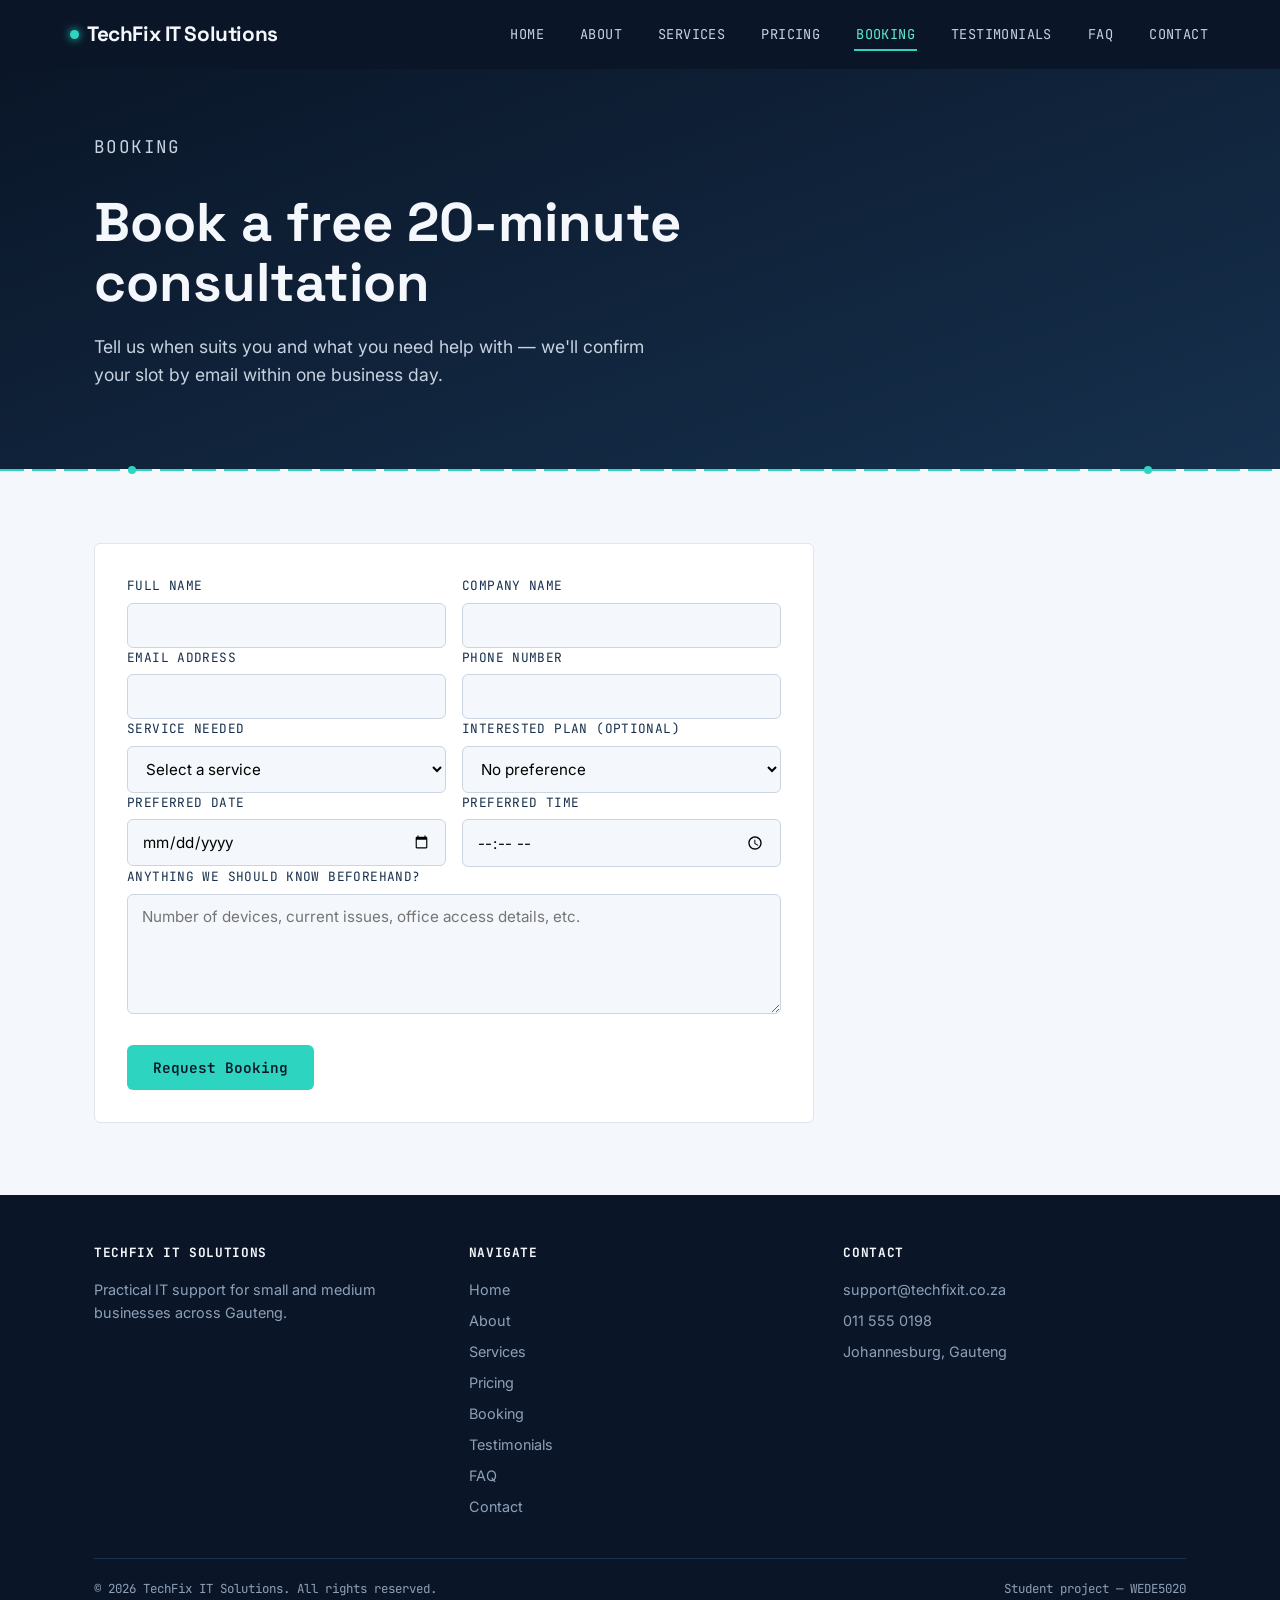
<file: booking.html>
<!DOCTYPE html>
<html lang="en-ZA">
<head>
  <meta charset="UTF-8">
  <meta name="viewport" content="width=device-width, initial-scale=1.0">
  <title>Book an IT Consultation | TechFix Johannesburg</title>
  <meta name="description" content="Request a free IT consultation with TechFix IT Solutions. Choose a service, date and time for your Johannesburg or Gauteng business.">
  <meta name="keywords" content="book IT consultation Johannesburg, IT support booking Gauteng, small business computer support">
  <meta name="author" content="TechFix IT Solutions">
  <meta name="theme-color" content="#0a1628">
  <meta property="og:type" content="website">
  <meta property="og:title" content="Book an IT Consultation | TechFix">
  <meta property="og:description" content="Request a free 20-minute IT support consultation in Johannesburg or online.">
  <link rel="canonical" href="https://example.com/techfix/booking.html">
  <link rel="preconnect" href="https://fonts.googleapis.com">
  <link href="https://fonts.googleapis.com/css2?family=Space+Grotesk:wght@500;700&family=Inter:wght@400;500;600&family=JetBrains+Mono:wght@400;500&display=swap" rel="stylesheet">
  <link rel="stylesheet" href="css/style.css">
  <script type="application/ld+json">{"@context":"https://schema.org","@type":"ITService","name":"TechFix IT Solutions consultation","serviceType":"Small business IT support consultation","areaServed":{"@type":"AdministrativeArea","name":"Gauteng, South Africa"},"url":"https://example.com/techfix/booking.html"}</script>
</head>
<body>

  <!-- Site header: logo, primary navigation (nav-links), and mobile menu toggle button -->
  <header class="site-header">
    <nav class="container nav">
      <a href="index.html" class="logo"><span class="dot"></span>TechFix IT Solutions</a>
      <button class="nav-toggle" aria-expanded="false" aria-label="Open navigation menu">Menu</button>
      <ul class="nav-links">
        <li><a href="index.html">Home</a></li>
        <li><a href="about.html">About</a></li>
        <li><a href="services.html">Services</a></li>
        <li><a href="pricing.html">Pricing</a></li>
        <li><a href="booking.html" aria-current="page">Booking</a></li>
        <li><a href="testimonials.html">Testimonials</a></li>
        <li><a href="faq.html">FAQ</a></li>
        <li><a href="contact.html">Contact</a></li>
      </ul>
    </nav>
  </header>

  <!-- Main page content -->
  <main>
    <!-- Section: Booking -->
    <section class="hero" style="padding: 64px 0 48px;">
      <div class="container">
        <p class="hero-eyebrow">Booking</p>
        <h1>Book a free 20-minute consultation</h1>
        <p>Tell us when suits you and what you need help with — we'll confirm your slot by email within one business day.</p>
      </div>
    </section>

    <div class="trace"></div>


    <!-- Section: content section -->
    <section>
      <div class="container">
        <!-- Client-side validated form; see js/script.js for required-field and email checks -->
        <form class="form-wrap" data-validate novalidate style="max-width:720px;">
          <div class="booking-grid">
            <div>
              <label for="b-name">Full Name</label>
            <input type="text" id="b-name" name="name" autocomplete="name" minlength="2" required>
            </div>
            <div>
              <label for="b-company">Company Name</label>
              <input type="text" id="b-company" name="company">
            </div>
          </div>

          <div class="booking-grid">
            <div>
              <label for="b-email">Email Address</label>
              <input type="email" id="b-email" name="email" autocomplete="email" required>
            </div>
            <div>
              <label for="b-phone">Phone Number</label>
              <input type="tel" id="b-phone" name="phone" autocomplete="tel" inputmode="tel" required>
            </div>
          </div>

          <div class="booking-grid">
            <div>
              <label for="b-service">Service Needed</label>
              <select id="b-service" name="service" required>
                <option value="">Select a service</option>
                <option value="helpdesk">Desktop &amp; Helpdesk Support</option>
                <option value="networking">Network Setup &amp; Maintenance</option>
                <option value="security">Cybersecurity Essentials</option>
                <option value="plan">Monthly Support Plan</option>
                <option value="other">Other / Not Sure</option>
              </select>
            </div>
            <div>
              <label for="b-plan">Interested Plan (optional)</label>
              <select id="b-plan" name="plan">
                <option value="">No preference</option>
                <option value="starter">Starter</option>
                <option value="growth">Growth</option>
                <option value="plus">Business Plus</option>
              </select>
            </div>
          </div>

          <div class="booking-grid">
            <div>
              <label for="b-date">Preferred Date</label>
              <input type="date" id="b-date" name="date" required>
            </div>
            <div>
              <label for="b-time">Preferred Time</label>
              <input type="time" id="b-time" name="time" required>
            </div>
          </div>

          <label for="b-notes">Anything we should know beforehand?</label>
          <textarea id="b-notes" name="notes" placeholder="Number of devices, current issues, office access details, etc."></textarea>

          <div style="margin-top: 24px;">
            <button type="submit" class="btn btn-primary" style="border:none; cursor:pointer;">Request Booking</button>
          </div>

          <div class="form-status" role="status" aria-live="polite" tabindex="-1"></div>
        </form>
      </div>
    </section>

  </main>

  <!-- Site footer: business summary, site navigation links, and contact details -->
  <footer class="site-footer">
    <div class="container">
      <div class="footer-grid">
        <div>
          <h4>TechFix IT Solutions</h4>
          <p>Practical IT support for small and medium businesses across Gauteng.</p>
        </div>
        <div>
          <h4>Navigate</h4>
          <ul>
            <li><a href="index.html">Home</a></li>
            <li><a href="about.html">About</a></li>
            <li><a href="services.html">Services</a></li>
            <li><a href="pricing.html">Pricing</a></li>
            <li><a href="booking.html">Booking</a></li>
            <li><a href="testimonials.html">Testimonials</a></li>
            <li><a href="faq.html">FAQ</a></li>
            <li><a href="contact.html">Contact</a></li>
          </ul>
        </div>
        <div>
          <h4>Contact</h4>
          <ul>
            <li>support@techfixit.co.za</li>
            <li>011 555 0198</li>
            <li>Johannesburg, Gauteng</li>
          </ul>
        </div>
      </div>
      <div class="footer-bottom">
        <span>&copy; 2026 TechFix IT Solutions. All rights reserved.</span>
        <span>Student project — WEDE5020</span>
      </div>
    </div>
  </footer>

  <!-- js/script.js handles: mobile nav toggle, FAQ accordion (faq.html), and booking/contact form validation -->
  <script src="js/script.js" defer></script>
</body>
</html>
</file>
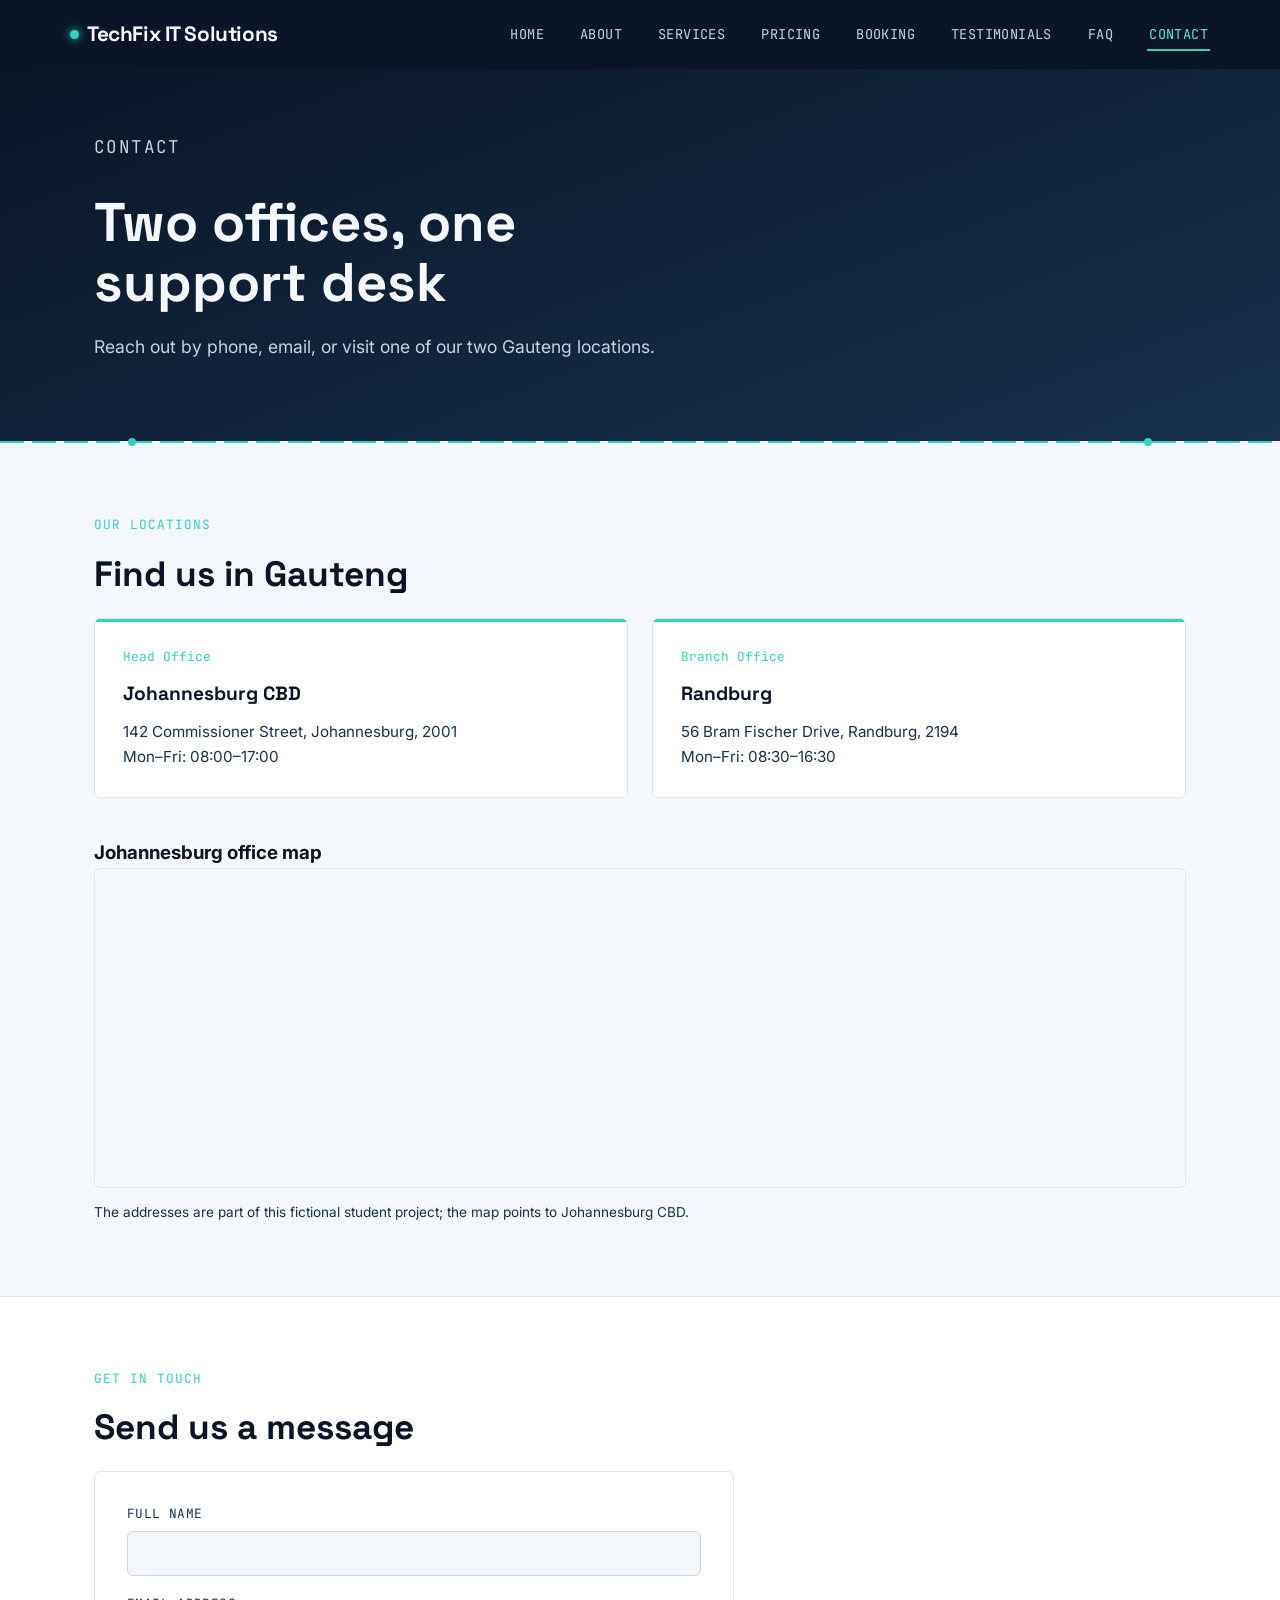
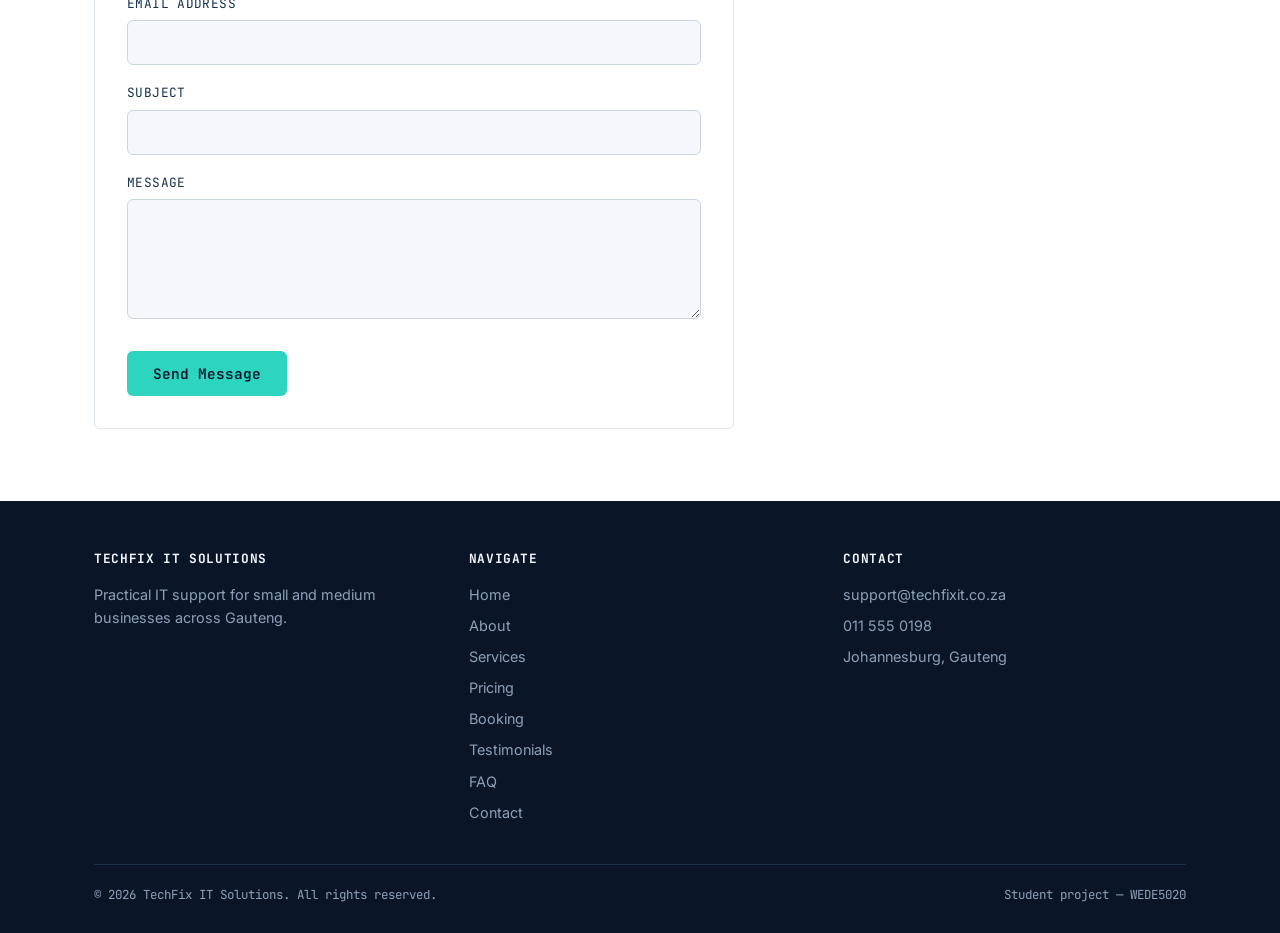
<file: contact.html>
<!DOCTYPE html>
<html lang="en-ZA">
<head>
  <meta charset="UTF-8">
  <meta name="viewport" content="width=device-width, initial-scale=1.0">
  <title>Contact TechFix | Johannesburg and Randburg</title>
  <meta name="description" content="Contact TechFix IT Solutions or find its Johannesburg CBD and Randburg offices for small-business IT support.">
  <meta name="keywords" content="contact IT support Johannesburg, IT support Randburg, TechFix Gauteng, small business helpdesk">
  <meta name="author" content="TechFix IT Solutions">
  <meta name="theme-color" content="#0a1628">
  <meta property="og:type" content="website">
  <meta property="og:title" content="Contact TechFix IT Solutions | Johannesburg and Randburg">
  <meta property="og:description" content="Contact the TechFix support desk or find our Johannesburg and Randburg offices.">
  <link rel="canonical" href="https://example.com/techfix/contact.html">
  <link rel="preconnect" href="https://fonts.googleapis.com">
  <link href="https://fonts.googleapis.com/css2?family=Space+Grotesk:wght@500;700&family=Inter:wght@400;500;600&family=JetBrains+Mono:wght@400;500&display=swap" rel="stylesheet">
  <link rel="stylesheet" href="css/style.css">
  <script type="application/ld+json">{"@context":"https://schema.org","@type":"ITService","name":"TechFix IT Solutions","description":"Small business IT support serving Johannesburg, Randburg and Gauteng.","telephone":"+27 11 555 0198","email":"support@techfixit.co.za","areaServed":{"@type":"AdministrativeArea","name":"Gauteng, South Africa"},"url":"https://example.com/techfix/contact.html"}</script>
</head>
<body>

  <!-- Site header: logo, primary navigation (nav-links), and mobile menu toggle button -->
  <header class="site-header">
    <nav class="container nav">
      <a href="index.html" class="logo"><span class="dot"></span>TechFix IT Solutions</a>
      <button class="nav-toggle" aria-expanded="false" aria-label="Open navigation menu">Menu</button>
      <ul class="nav-links">
        <li><a href="index.html">Home</a></li>
        <li><a href="about.html">About</a></li>
        <li><a href="services.html">Services</a></li>
        <li><a href="pricing.html">Pricing</a></li>
        <li><a href="booking.html">Booking</a></li>
        <li><a href="testimonials.html">Testimonials</a></li>
        <li><a href="faq.html">FAQ</a></li>
        <li><a href="contact.html" aria-current="page">Contact</a></li>
      </ul>
    </nav>
  </header>

  <!-- Main page content -->
  <main>
    <!-- Section: Contact -->
    <section class="hero" style="padding: 64px 0 48px;">
      <div class="container">
        <p class="hero-eyebrow">Contact</p>
        <h1>Two offices, one support desk</h1>
        <p>Reach out by phone, email, or visit one of our two Gauteng locations.</p>
      </div>
    </section>

    <div class="trace"></div>


    <!-- Section: Our Locations -->
    <section>
      <div class="container">
        <p class="section-label">Our Locations</p>
        <h2>Find us in Gauteng</h2>
        <div class="locations">
          <div class="card">
            <span class="card-index">Head Office</span>
            <h3>Johannesburg CBD</h3>
            <p>142 Commissioner Street, Johannesburg, 2001<br>Mon–Fri: 08:00–17:00</p>
          </div>
          <div class="card">
            <span class="card-index">Branch Office</span>
            <h3>Randburg</h3>
            <p>56 Bram Fischer Drive, Randburg, 2194<br>Mon–Fri: 08:30–16:30</p>
          </div>
        </div>

        <h3>Johannesburg office map</h3>
        <div class="map-embed">
          <iframe
            src="https://www.google.com/maps?q=Johannesburg%20CBD%2C%20South%20Africa&output=embed"
            loading="lazy"
            referrerpolicy="no-referrer-when-downgrade"
            title="Map showing Johannesburg CBD in Gauteng">
          </iframe>
        </div>
        <p class="map-caption">The addresses are part of this fictional student project; the map points to Johannesburg CBD.</p>
      </div>
    </section>

    <!-- Section: Get in Touch -->
    <section style="background:#fff; border-top:1px solid #dfe6ee;">
      <div class="container">
        <p class="section-label">Get in Touch</p>
        <h2>Send us a message</h2>
        <!-- Client-side validated form; see js/script.js for required-field and email checks -->
        <form class="form-wrap" data-validate novalidate>
          <label for="c-name">Full Name</label>
          <input type="text" id="c-name" name="name" autocomplete="name" minlength="2" required>

          <label for="c-email">Email Address</label>
          <input type="email" id="c-email" name="email" autocomplete="email" required>

          <label for="c-subject">Subject</label>
          <input type="text" id="c-subject" name="subject" minlength="3" required>

          <label for="c-message">Message</label>
          <textarea id="c-message" name="message" minlength="10" required></textarea>

          <div style="margin-top: 24px;">
            <button type="submit" class="btn btn-primary" style="border:none; cursor:pointer;">Send Message</button>
          </div>

          <div class="form-status" role="status" aria-live="polite" tabindex="-1"></div>
        </form>
      </div>
    </section>

  </main>

  <!-- Site footer: business summary, site navigation links, and contact details -->
  <footer class="site-footer">
    <div class="container">
      <div class="footer-grid">
        <div>
          <h4>TechFix IT Solutions</h4>
          <p>Practical IT support for small and medium businesses across Gauteng.</p>
        </div>
        <div>
          <h4>Navigate</h4>
          <ul>
            <li><a href="index.html">Home</a></li>
            <li><a href="about.html">About</a></li>
            <li><a href="services.html">Services</a></li>
            <li><a href="pricing.html">Pricing</a></li>
            <li><a href="booking.html">Booking</a></li>
            <li><a href="testimonials.html">Testimonials</a></li>
            <li><a href="faq.html">FAQ</a></li>
            <li><a href="contact.html">Contact</a></li>
          </ul>
        </div>
        <div>
          <h4>Contact</h4>
          <ul>
            <li>support@techfixit.co.za</li>
            <li>011 555 0198</li>
            <li>Johannesburg, Gauteng</li>
          </ul>
        </div>
      </div>
      <div class="footer-bottom">
        <span>&copy; 2026 TechFix IT Solutions. All rights reserved.</span>
        <span>Student project — WEDE5020</span>
      </div>
    </div>
  </footer>

  <!-- js/script.js handles: mobile nav toggle, FAQ accordion (faq.html), and booking/contact form validation -->
  <script src="js/script.js" defer></script>
</body>
</html>
</file>
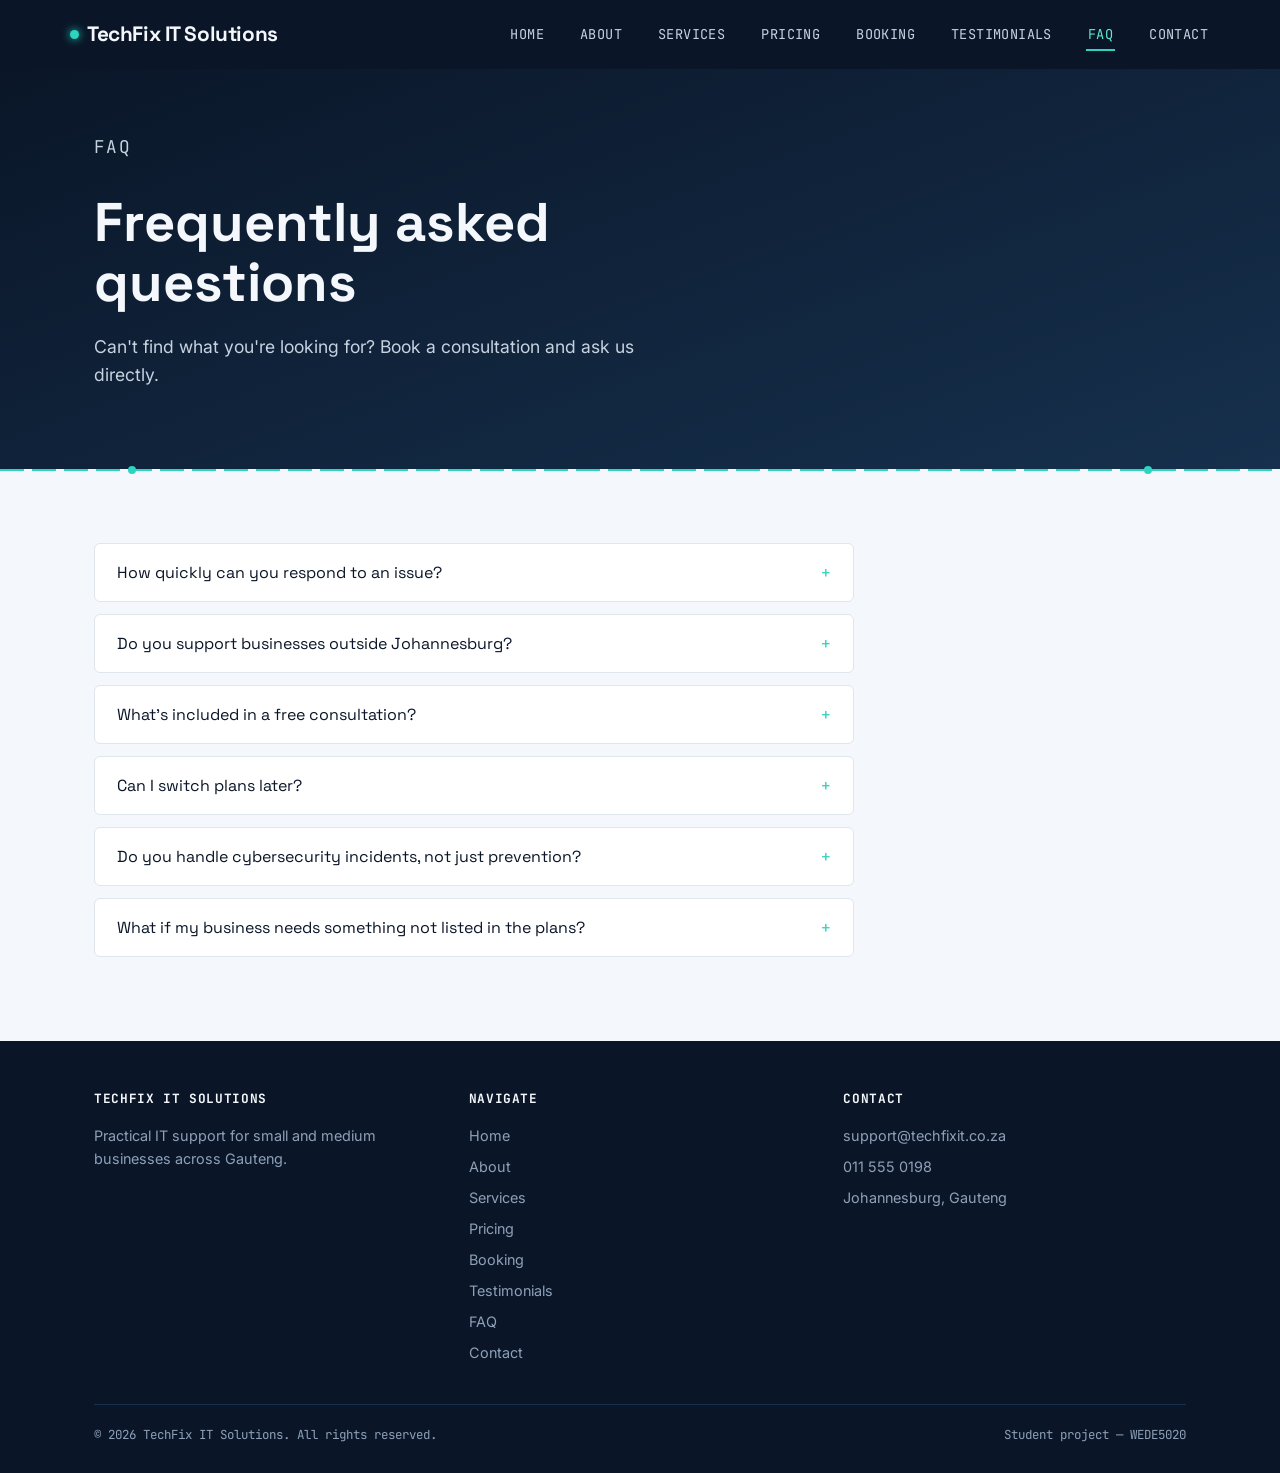
<file: faq.html>
<!DOCTYPE html>
<html lang="en-ZA">
<head>
  <meta charset="UTF-8">
  <meta name="viewport" content="width=device-width, initial-scale=1.0">
  <title>Small Business IT Support FAQs | TechFix</title>
  <meta name="description" content="Answers about TechFix IT support plans, response times, cybersecurity services and coverage for businesses across Gauteng.">
  <link rel="preconnect" href="https://fonts.googleapis.com">
  <link href="https://fonts.googleapis.com/css2?family=Space+Grotesk:wght@500;700&family=Inter:wght@400;500;600&family=JetBrains+Mono:wght@400;500&display=swap" rel="stylesheet">
  <meta name="keywords" content="small business IT support Johannesburg, IT support Gauteng, TechFix, Small Business IT Support FAQs | TechFix"><meta name="author" content="TechFix IT Solutions"><meta name="theme-color" content="#0a1628"><meta property="og:type" content="website"><meta property="og:title" content="Small Business IT Support FAQs | TechFix"><meta property="og:description" content="Answers about TechFix IT support plans, response times, cybersecurity services and coverage for businesses across Gauteng."><link rel="canonical" href="https://example.com/techfix/faq.html"><link rel="stylesheet" href="css/style.css">
<script type="application/ld+json">{"@context":"https://schema.org","@type":"FAQPage","name":"TechFix IT Solutions","description":"Answers about TechFix IT support plans, response times, cybersecurity services and coverage for businesses across Gauteng.","areaServed":{"@type":"AdministrativeArea","name":"Gauteng, South Africa"},"url":"https://example.com/techfix/faq.html"}</script></head>
<body>

  <!-- Site header: logo, primary navigation (nav-links), and mobile menu toggle button -->
  <header class="site-header">
    <nav class="container nav">
      <a href="index.html" class="logo"><span class="dot"></span>TechFix IT Solutions</a>
      <button class="nav-toggle" aria-expanded="false" aria-label="Open navigation menu">Menu</button>
      <ul class="nav-links">
        <li><a href="index.html">Home</a></li>
        <li><a href="about.html">About</a></li>
        <li><a href="services.html">Services</a></li>
        <li><a href="pricing.html">Pricing</a></li>
        <li><a href="booking.html">Booking</a></li>
        <li><a href="testimonials.html">Testimonials</a></li>
        <li><a href="faq.html" aria-current="page">FAQ</a></li>
        <li><a href="contact.html">Contact</a></li>
      </ul>
    </nav>
  </header>

  <!-- Main page content -->
  <main>
    <!-- Section: FAQ -->
    <section class="hero" style="padding: 64px 0 48px;">
      <div class="container">
        <p class="hero-eyebrow">FAQ</p>
        <h1>Frequently asked questions</h1>
        <p>Can't find what you're looking for? Book a consultation and ask us directly.</p>
      </div>
    </section>

    <div class="trace"></div>


    <!-- Section: content section -->
    <section>
      <div class="container">
        <div style="max-width:760px;">

          <div class="faq-item">
            <button class="faq-question">How quickly can you respond to an issue?<span class="icon">+</span></button>
            <div class="faq-answer"><p>Starter plan clients get next-business-day email response. Growth and Business Plus clients get priority support with a response time of under 2 hours during business hours (08:00–17:00, Mon–Fri).</p></div>
          </div>

          <div class="faq-item">
            <button class="faq-question">Do you support businesses outside Johannesburg?<span class="icon">+</span></button>
            <div class="faq-answer"><p>Most of our support is remote, so we can assist businesses anywhere in Gauteng. On-site callouts are currently limited to the greater Johannesburg and Randburg area — contact us to check coverage for your location.</p></div>
          </div>

          <div class="faq-item">
            <button class="faq-question">What's included in a free consultation?<span class="icon">+</span></button>
            <div class="faq-answer"><p>A 20-minute call or on-site visit where we review your current setup, identify obvious risks or inefficiencies, and recommend the right support plan or once-off project — no obligation to sign up.</p></div>
          </div>

          <div class="faq-item">
            <button class="faq-question">Can I switch plans later?<span class="icon">+</span></button>
            <div class="faq-answer"><p>Yes. All plans are month-to-month with no long-term contract. You can upgrade, downgrade, or cancel with 30 days' notice.</p></div>
          </div>

          <div class="faq-item">
            <button class="faq-question">Do you handle cybersecurity incidents, not just prevention?<span class="icon">+</span></button>
            <div class="faq-answer"><p>Yes — if you suspect a breach, malware infection, or ransomware attempt, contact us immediately. Growth and Business Plus clients get priority incident response; Starter clients can request emergency support at an hourly rate.</p></div>
          </div>

          <div class="faq-item">
            <button class="faq-question">What if my business needs something not listed in the plans?<span class="icon">+</span></button>
            <div class="faq-answer"><p>Once-off projects like office relocations, new network installs, or hardware procurement are quoted separately after a consultation, based on scope.</p></div>
          </div>

        </div>
      </div>
    </section>

  </main>

  <!-- Site footer: business summary, site navigation links, and contact details -->
  <footer class="site-footer">
    <div class="container">
      <div class="footer-grid">
        <div>
          <h4>TechFix IT Solutions</h4>
          <p>Practical IT support for small and medium businesses across Gauteng.</p>
        </div>
        <div>
          <h4>Navigate</h4>
          <ul>
            <li><a href="index.html">Home</a></li>
            <li><a href="about.html">About</a></li>
            <li><a href="services.html">Services</a></li>
            <li><a href="pricing.html">Pricing</a></li>
            <li><a href="booking.html">Booking</a></li>
            <li><a href="testimonials.html">Testimonials</a></li>
            <li><a href="faq.html">FAQ</a></li>
            <li><a href="contact.html">Contact</a></li>
          </ul>
        </div>
        <div>
          <h4>Contact</h4>
          <ul>
            <li>support@techfixit.co.za</li>
            <li>011 555 0198</li>
            <li>Johannesburg, Gauteng</li>
          </ul>
        </div>
      </div>
      <div class="footer-bottom">
        <span>&copy; 2026 TechFix IT Solutions. All rights reserved.</span>
        <span>Student project — WEDE5020</span>
      </div>
    </div>
  </footer>

  <!-- js/script.js handles: mobile nav toggle, FAQ accordion (faq.html), and booking/contact form validation -->
  <script src="js/script.js" defer></script>
</body>
</html>
</file>
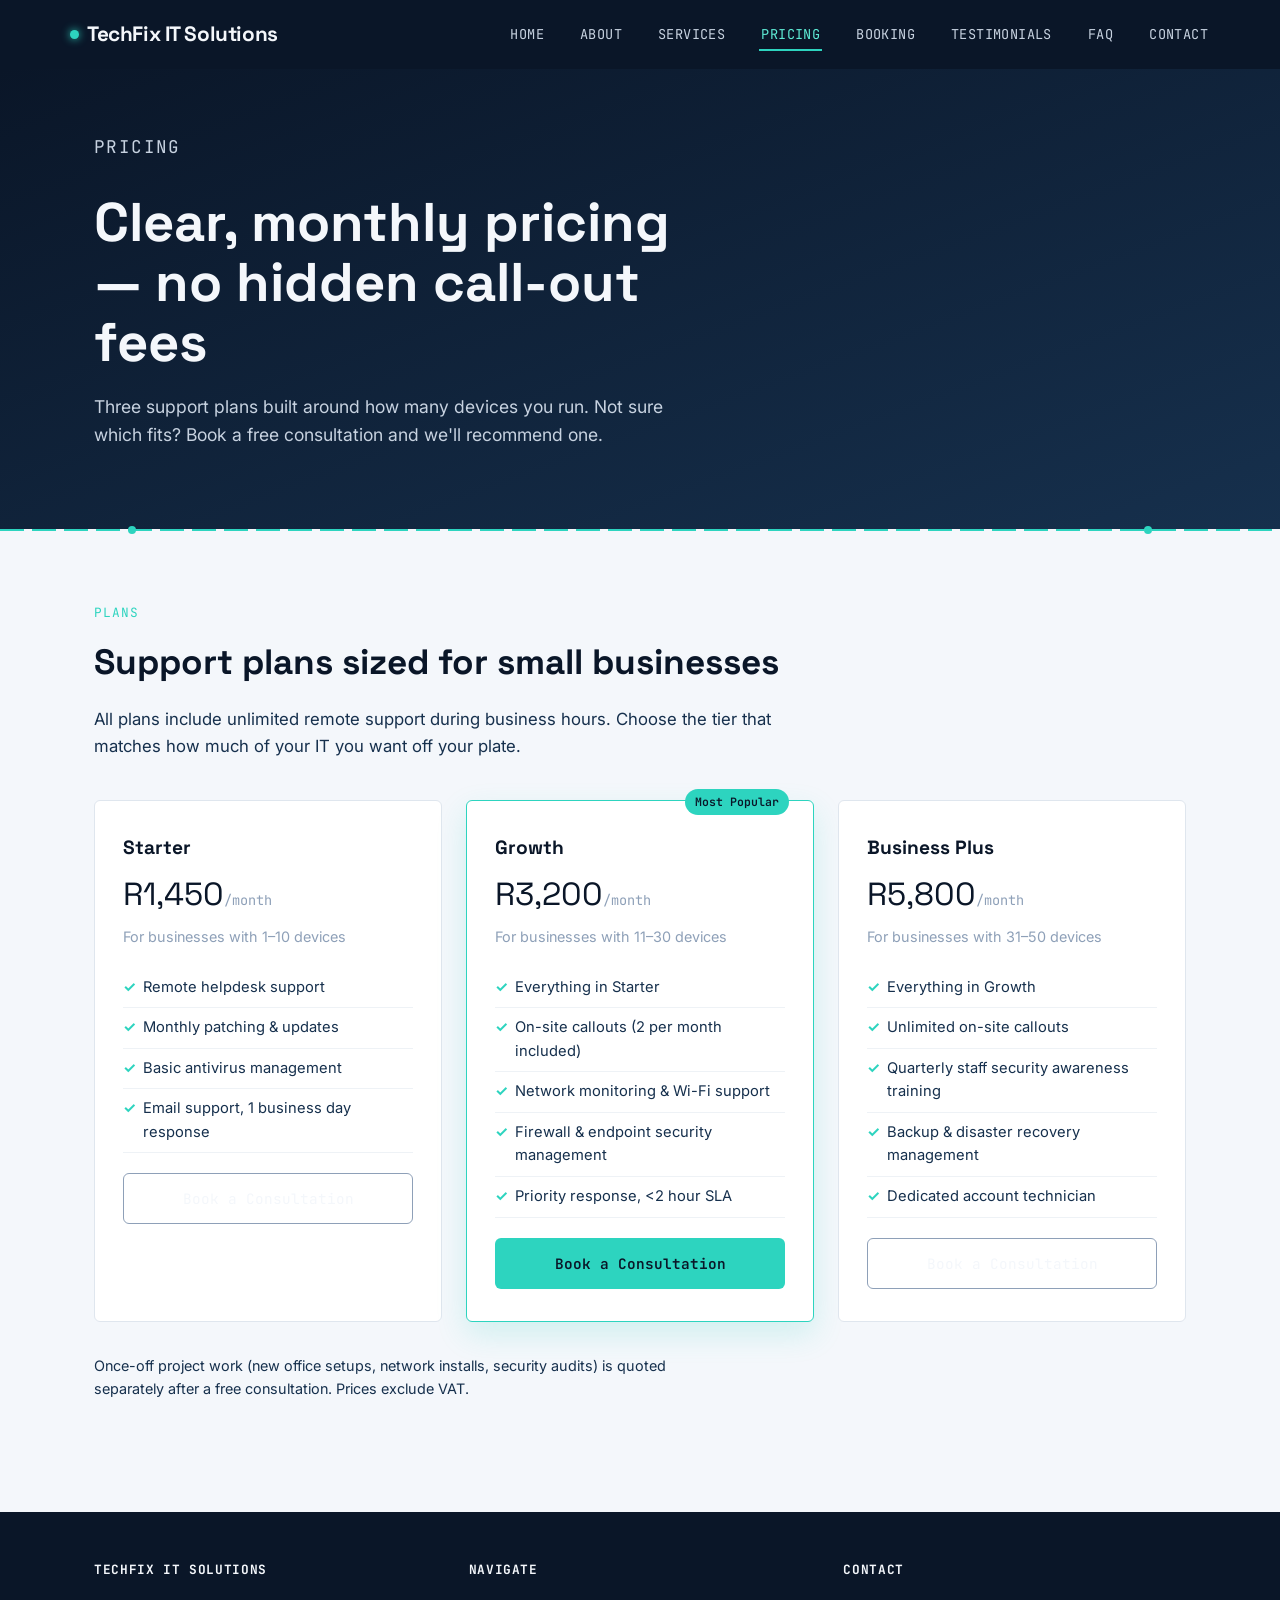
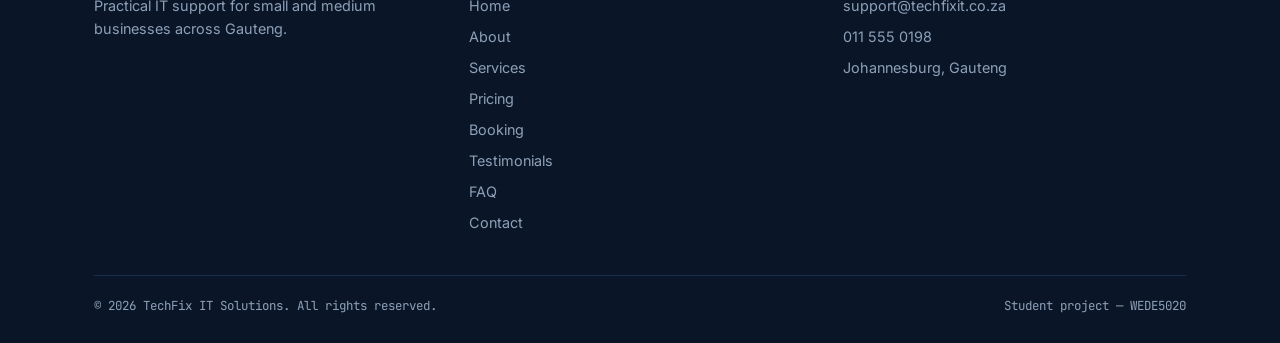
<file: pricing.html>
<!DOCTYPE html>
<html lang="en-ZA">
<head>
  <meta charset="UTF-8">
  <meta name="viewport" content="width=device-width, initial-scale=1.0">
  <title>IT Support Plans and Pricing | TechFix Gauteng</title>
  <meta name="description" content="Compare TechFix IT support plans and pricing for small businesses in Johannesburg and across Gauteng.">
  <link rel="preconnect" href="https://fonts.googleapis.com">
  <link href="https://fonts.googleapis.com/css2?family=Space+Grotesk:wght@500;700&family=Inter:wght@400;500;600&family=JetBrains+Mono:wght@400;500&display=swap" rel="stylesheet">
  <meta name="keywords" content="small business IT support Johannesburg, IT support Gauteng, TechFix, IT Support Plans and Pricing | TechFix Gauteng"><meta name="author" content="TechFix IT Solutions"><meta name="theme-color" content="#0a1628"><meta property="og:type" content="website"><meta property="og:title" content="IT Support Plans and Pricing | TechFix Gauteng"><meta property="og:description" content="Compare TechFix IT support plans and pricing for small businesses in Johannesburg and across Gauteng."><link rel="canonical" href="https://example.com/techfix/pricing.html"><link rel="stylesheet" href="css/style.css">
<script type="application/ld+json">{"@context":"https://schema.org","@type":"ITService","name":"TechFix IT Solutions","description":"Compare TechFix IT support plans and pricing for small businesses in Johannesburg and across Gauteng.","areaServed":{"@type":"AdministrativeArea","name":"Gauteng, South Africa"},"url":"https://example.com/techfix/pricing.html"}</script></head>
<body>

  <!-- Site header: logo, primary navigation (nav-links), and mobile menu toggle button -->
  <header class="site-header">
    <nav class="container nav">
      <a href="index.html" class="logo"><span class="dot"></span>TechFix IT Solutions</a>
      <button class="nav-toggle" aria-expanded="false" aria-label="Open navigation menu">Menu</button>
      <ul class="nav-links">
        <li><a href="index.html">Home</a></li>
        <li><a href="about.html">About</a></li>
        <li><a href="services.html">Services</a></li>
        <li><a href="pricing.html" aria-current="page">Pricing</a></li>
        <li><a href="booking.html">Booking</a></li>
        <li><a href="testimonials.html">Testimonials</a></li>
        <li><a href="faq.html">FAQ</a></li>
        <li><a href="contact.html">Contact</a></li>
      </ul>
    </nav>
  </header>

  <!-- Main page content -->
  <main>
    <!-- Section: Pricing -->
    <section class="hero" style="padding: 64px 0 48px;">
      <div class="container">
        <p class="hero-eyebrow">Pricing</p>
        <h1>Clear, monthly pricing — no hidden call-out fees</h1>
        <p>Three support plans built around how many devices you run. Not sure which fits? Book a free consultation and we'll recommend one.</p>
      </div>
    </section>

    <div class="trace"></div>


    <!-- Section: Plans -->
    <section>
      <div class="container">
        <p class="section-label">Plans</p>
        <h2>Support plans sized for small businesses</h2>
        <p class="lede">All plans include unlimited remote support during business hours. Choose the tier that matches how much of your IT you want off your plate.</p>
        <div class="pricing-grid">
          <div class="price-card">
            <h3>Starter</h3>
            <div class="price-tag">R1,450<span>/month</span></div>
            <p style="font-size:0.9rem;color:var(--ink-500);">For businesses with 1–10 devices</p>
            <ul>
              <li>Remote helpdesk support</li>
              <li>Monthly patching &amp; updates</li>
              <li>Basic antivirus management</li>
              <li>Email support, 1 business day response</li>
            </ul>
            <a href="booking.html" class="btn btn-ghost" style="width:100%;text-align:center;">Book a Consultation</a>
          </div>
          <div class="price-card featured">
            <span class="badge">Most Popular</span>
            <h3>Growth</h3>
            <div class="price-tag">R3,200<span>/month</span></div>
            <p style="font-size:0.9rem;color:var(--ink-500);">For businesses with 11–30 devices</p>
            <ul>
              <li>Everything in Starter</li>
              <li>On-site callouts (2 per month included)</li>
              <li>Network monitoring &amp; Wi-Fi support</li>
              <li>Firewall &amp; endpoint security management</li>
              <li>Priority response, &lt;2 hour SLA</li>
            </ul>
            <a href="booking.html" class="btn btn-primary" style="width:100%;text-align:center;">Book a Consultation</a>
          </div>
          <div class="price-card">
            <h3>Business Plus</h3>
            <div class="price-tag">R5,800<span>/month</span></div>
            <p style="font-size:0.9rem;color:var(--ink-500);">For businesses with 31–50 devices</p>
            <ul>
              <li>Everything in Growth</li>
              <li>Unlimited on-site callouts</li>
              <li>Quarterly staff security awareness training</li>
              <li>Backup &amp; disaster recovery management</li>
              <li>Dedicated account technician</li>
            </ul>
            <a href="booking.html" class="btn btn-ghost" style="width:100%;text-align:center;">Book a Consultation</a>
          </div>
        </div>
        <p class="lede" style="margin-top:32px;font-size:0.9rem;">Once-off project work (new office setups, network installs, security audits) is quoted separately after a free consultation. Prices exclude VAT.</p>
      </div>
    </section>

  </main>

  <!-- Site footer: business summary, site navigation links, and contact details -->
  <footer class="site-footer">
    <div class="container">
      <div class="footer-grid">
        <div>
          <h4>TechFix IT Solutions</h4>
          <p>Practical IT support for small and medium businesses across Gauteng.</p>
        </div>
        <div>
          <h4>Navigate</h4>
          <ul>
            <li><a href="index.html">Home</a></li>
            <li><a href="about.html">About</a></li>
            <li><a href="services.html">Services</a></li>
            <li><a href="pricing.html">Pricing</a></li>
            <li><a href="booking.html">Booking</a></li>
            <li><a href="testimonials.html">Testimonials</a></li>
            <li><a href="faq.html">FAQ</a></li>
            <li><a href="contact.html">Contact</a></li>
          </ul>
        </div>
        <div>
          <h4>Contact</h4>
          <ul>
            <li>support@techfixit.co.za</li>
            <li>011 555 0198</li>
            <li>Johannesburg, Gauteng</li>
          </ul>
        </div>
      </div>
      <div class="footer-bottom">
        <span>&copy; 2026 TechFix IT Solutions. All rights reserved.</span>
        <span>Student project — WEDE5020</span>
      </div>
    </div>
  </footer>

  <!-- js/script.js handles: mobile nav toggle, FAQ accordion (faq.html), and booking/contact form validation -->
  <script src="js/script.js" defer></script>
</body>
</html>
</file>
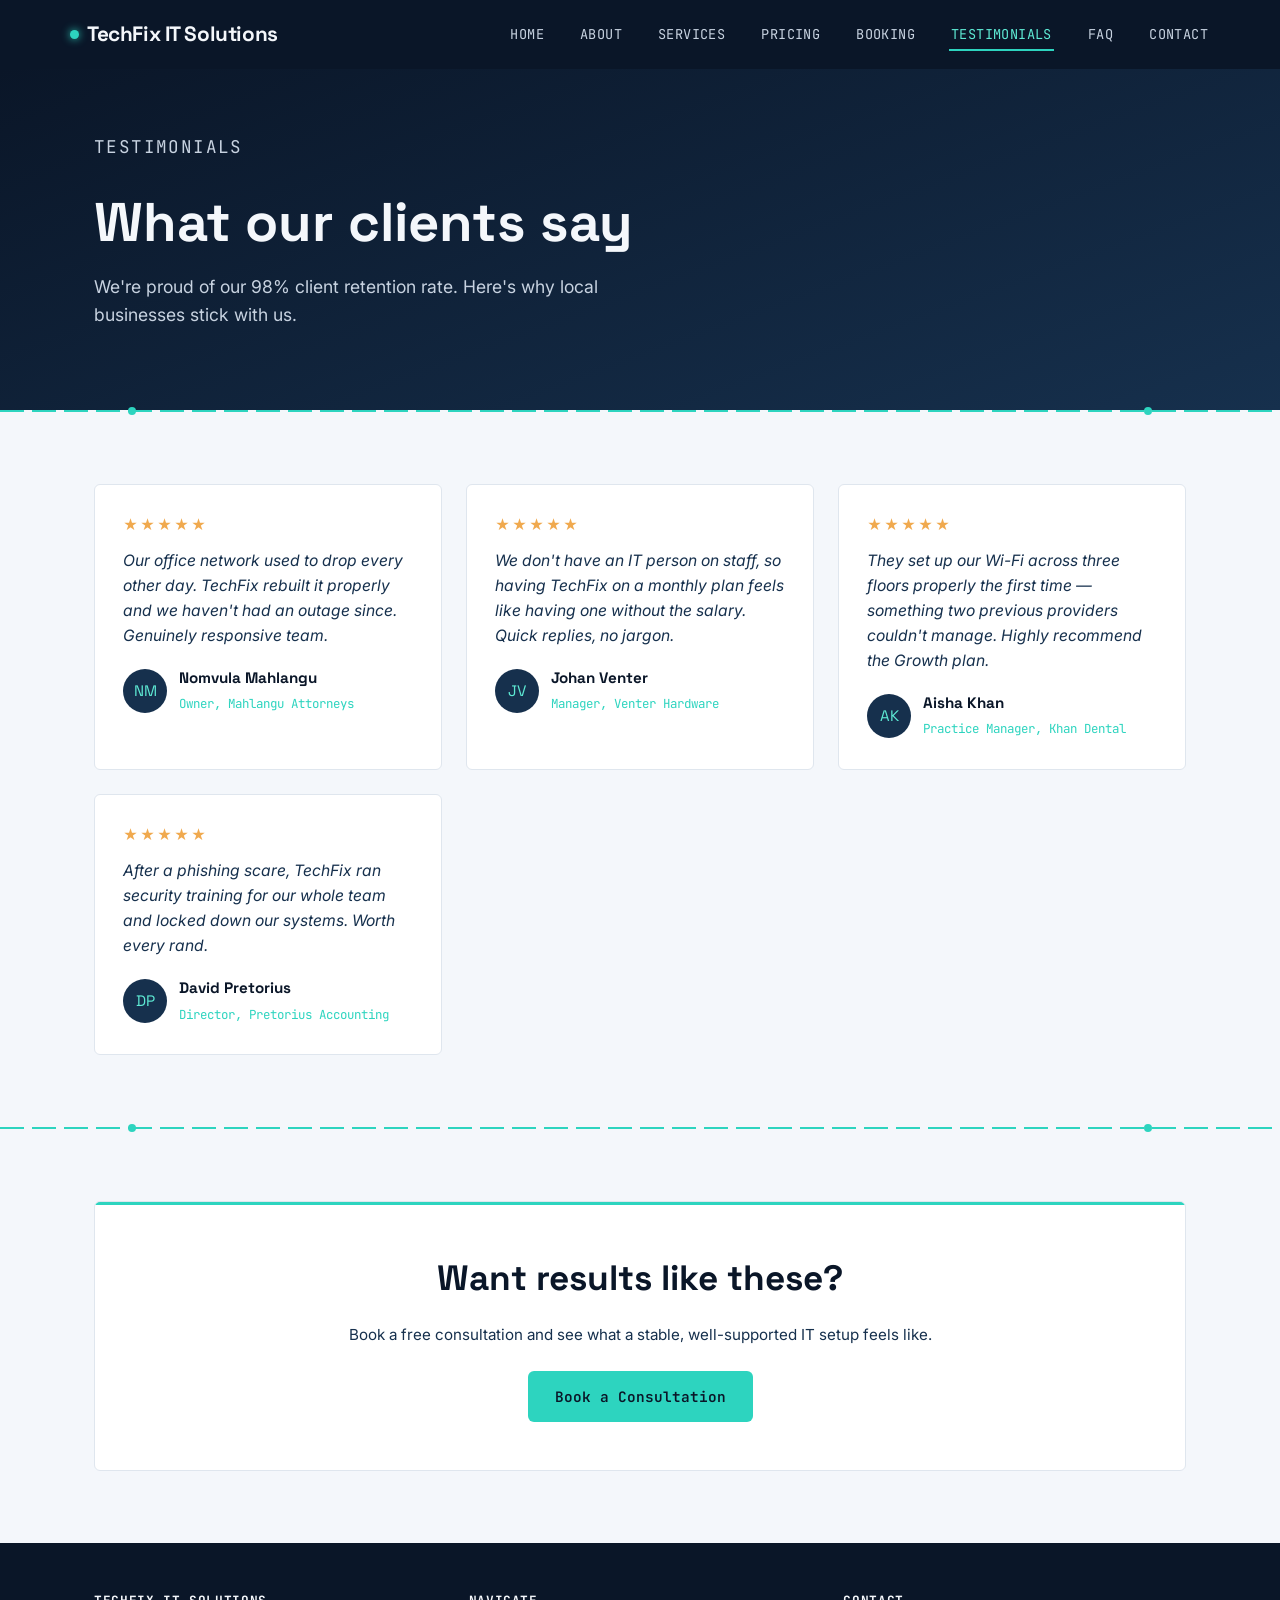
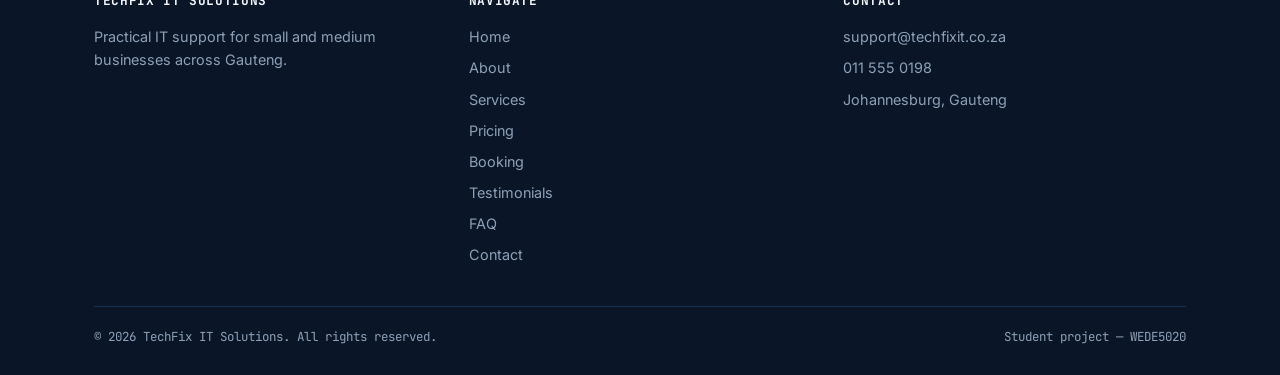
<file: testimonials.html>
<!DOCTYPE html>
<html lang="en-ZA">
<head>
  <meta charset="UTF-8">
  <meta name="viewport" content="width=device-width, initial-scale=1.0">
  <title>Client Testimonials | TechFix IT Solutions</title>
  <meta name="description" content="Read sample client feedback about TechFix IT support for small and medium businesses in Gauteng.">
  <link rel="preconnect" href="https://fonts.googleapis.com">
  <link href="https://fonts.googleapis.com/css2?family=Space+Grotesk:wght@500;700&family=Inter:wght@400;500;600&family=JetBrains+Mono:wght@400;500&display=swap" rel="stylesheet">
  <meta name="keywords" content="small business IT support Johannesburg, IT support Gauteng, TechFix, Client Testimonials | TechFix IT Solutions"><meta name="author" content="TechFix IT Solutions"><meta name="theme-color" content="#0a1628"><meta property="og:type" content="website"><meta property="og:title" content="Client Testimonials | TechFix IT Solutions"><meta property="og:description" content="Read sample client feedback about TechFix IT support for small and medium businesses in Gauteng."><link rel="canonical" href="https://example.com/techfix/testimonials.html"><link rel="stylesheet" href="css/style.css">
<script type="application/ld+json">{"@context":"https://schema.org","@type":"ITService","name":"TechFix IT Solutions","description":"Read sample client feedback about TechFix IT support for small and medium businesses in Gauteng.","areaServed":{"@type":"AdministrativeArea","name":"Gauteng, South Africa"},"url":"https://example.com/techfix/testimonials.html"}</script></head>
<body>

  <!-- Site header: logo, primary navigation (nav-links), and mobile menu toggle button -->
  <header class="site-header">
    <nav class="container nav">
      <a href="index.html" class="logo"><span class="dot"></span>TechFix IT Solutions</a>
      <button class="nav-toggle" aria-expanded="false" aria-label="Open navigation menu">Menu</button>
      <ul class="nav-links">
        <li><a href="index.html">Home</a></li>
        <li><a href="about.html">About</a></li>
        <li><a href="services.html">Services</a></li>
        <li><a href="pricing.html">Pricing</a></li>
        <li><a href="booking.html">Booking</a></li>
        <li><a href="testimonials.html" aria-current="page">Testimonials</a></li>
        <li><a href="faq.html">FAQ</a></li>
        <li><a href="contact.html">Contact</a></li>
      </ul>
    </nav>
  </header>

  <!-- Main page content -->
  <main>
    <!-- Section: Testimonials -->
    <section class="hero" style="padding: 64px 0 48px;">
      <div class="container">
        <p class="hero-eyebrow">Testimonials</p>
        <h1>What our clients say</h1>
        <p>We're proud of our 98% client retention rate. Here's why local businesses stick with us.</p>
      </div>
    </section>

    <div class="trace"></div>


    <!-- Section: content section -->
    <section>
      <div class="container">
        <div class="grid">
          <div class="testimonial-card">
            <div class="stars">★★★★★</div>
            <p class="testimonial-quote">Our office network used to drop every other day. TechFix rebuilt it properly and we haven't had an outage since. Genuinely responsive team.</p>
            <div class="testimonial-author">
              <div class="avatar">NM</div>
              <div><strong>Nomvula Mahlangu</strong><span>Owner, Mahlangu Attorneys</span></div>
            </div>
          </div>
          <div class="testimonial-card">
            <div class="stars">★★★★★</div>
            <p class="testimonial-quote">We don't have an IT person on staff, so having TechFix on a monthly plan feels like having one without the salary. Quick replies, no jargon.</p>
            <div class="testimonial-author">
              <div class="avatar">JV</div>
              <div><strong>Johan Venter</strong><span>Manager, Venter Hardware</span></div>
            </div>
          </div>
          <div class="testimonial-card">
            <div class="stars">★★★★★</div>
            <p class="testimonial-quote">They set up our Wi-Fi across three floors properly the first time — something two previous providers couldn't manage. Highly recommend the Growth plan.</p>
            <div class="testimonial-author">
              <div class="avatar">AK</div>
              <div><strong>Aisha Khan</strong><span>Practice Manager, Khan Dental</span></div>
            </div>
          </div>
          <div class="testimonial-card">
            <div class="stars">★★★★★</div>
            <p class="testimonial-quote">After a phishing scare, TechFix ran security training for our whole team and locked down our systems. Worth every rand.</p>
            <div class="testimonial-author">
              <div class="avatar">DP</div>
              <div><strong>David Pretorius</strong><span>Director, Pretorius Accounting</span></div>
            </div>
          </div>
        </div>
      </div>
    </section>

    <div class="trace"></div>

    <!-- Section: Want results like these? -->
    <section>
      <div class="container">
        <div class="card" style="text-align:center; padding:48px;">
          <h2>Want results like these?</h2>
          <p class="lede" style="margin: 0 auto 24px;">Book a free consultation and see what a stable, well-supported IT setup feels like.</p>
          <a href="booking.html" class="btn btn-primary">Book a Consultation</a>
        </div>
      </div>
    </section>

  </main>

  <!-- Site footer: business summary, site navigation links, and contact details -->
  <footer class="site-footer">
    <div class="container">
      <div class="footer-grid">
        <div>
          <h4>TechFix IT Solutions</h4>
          <p>Practical IT support for small and medium businesses across Gauteng.</p>
        </div>
        <div>
          <h4>Navigate</h4>
          <ul>
            <li><a href="index.html">Home</a></li>
            <li><a href="about.html">About</a></li>
            <li><a href="services.html">Services</a></li>
            <li><a href="pricing.html">Pricing</a></li>
            <li><a href="booking.html">Booking</a></li>
            <li><a href="testimonials.html">Testimonials</a></li>
            <li><a href="faq.html">FAQ</a></li>
            <li><a href="contact.html">Contact</a></li>
          </ul>
        </div>
        <div>
          <h4>Contact</h4>
          <ul>
            <li>support@techfixit.co.za</li>
            <li>011 555 0198</li>
            <li>Johannesburg, Gauteng</li>
          </ul>
        </div>
      </div>
      <div class="footer-bottom">
        <span>&copy; 2026 TechFix IT Solutions. All rights reserved.</span>
        <span>Student project — WEDE5020</span>
      </div>
    </div>
  </footer>

  <!-- js/script.js handles: mobile nav toggle, FAQ accordion (faq.html), and booking/contact form validation -->
  <script src="js/script.js" defer></script>
</body>
</html>
</file>
<file: css/style.css>
/* =========================================================
   TechFix IT Solutions — Stylesheet
   Design system: navy + teal, circuit-trace motifs
   ========================================================= */

:root {
  --navy-900: #0a1628;
  --navy-800: #0f2138;
  --navy-700: #16304d;
  --teal-400: #2dd4bf;
  --teal-300: #5eead4;
  --amber-500: #f0a94e;
  --ink-100: #f4f7fb;
  --ink-300: #c7d2e0;
  --ink-500: #8ea0b8;
  --font-display: 'Space Grotesk', 'Segoe UI', sans-serif;
  --font-body: 'Inter', 'Segoe UI', sans-serif;
  --font-mono: 'JetBrains Mono', 'Consolas', monospace;
  --radius: 6px;
  --max-width: 1140px;
}

* { box-sizing: border-box; margin: 0; padding: 0; }

html { scroll-behavior: smooth; }

body {
  font-family: var(--font-body);
  background: var(--ink-100);
  color: var(--navy-900);
  line-height: 1.6;
}

img { max-width: 100%; display: block; }

a { color: inherit; text-decoration: none; }

.container {
  max-width: var(--max-width);
  margin: 0 auto;
  padding: 0 24px;
}

/* ---------- Circuit trace divider (signature element) ---------- */
.trace {
  height: 2px;
  background: repeating-linear-gradient(
    90deg,
    var(--teal-400) 0 24px,
    transparent 24px 32px
  );
  position: relative;
  margin: 0;
}
.trace::before,
.trace::after {
  content: "";
  position: absolute;
  top: -3px;
  width: 8px;
  height: 8px;
  border-radius: 50%;
  background: var(--teal-400);
}
.trace::before { left: 10%; }
.trace::after { right: 10%; }

/* ---------- Header / Nav ---------- */
.site-header {
  background: var(--navy-900);
  color: var(--ink-100);
  position: sticky;
  top: 0;
  z-index: 100;
}

.nav {
  display: flex;
  align-items: center;
  justify-content: space-between;
  padding: 18px 0;
}

.logo {
  font-family: var(--font-display);
  font-weight: 700;
  font-size: 1.3rem;
  letter-spacing: -0.02em;
  display: flex;
  align-items: center;
  gap: 8px;
}

.logo .dot {
  width: 9px;
  height: 9px;
  border-radius: 50%;
  background: var(--teal-400);
  box-shadow: 0 0 8px var(--teal-400);
}

.nav-links {
  display: flex;
  gap: 32px;
  list-style: none;
  font-family: var(--font-mono);
  font-size: 0.85rem;
  letter-spacing: 0.03em;
  text-transform: uppercase;
}

.nav-links a {
  color: var(--ink-300);
  padding: 6px 2px;
  border-bottom: 2px solid transparent;
  transition: color 0.2s, border-color 0.2s;
}

.nav-links a:hover,
.nav-links a[aria-current="page"] {
  color: var(--teal-300);
  border-bottom-color: var(--teal-400);
}
.nav-links a:active { color: var(--teal-400); }

.nav-toggle {
  display: none;
  background: none;
  border: 1px solid var(--ink-500);
  color: var(--ink-100);
  border-radius: var(--radius);
  padding: 6px 10px;
  font-family: var(--font-mono);
  cursor: pointer;
}

/* ---------- Hero ---------- */
.hero {
  background: linear-gradient(160deg, var(--navy-900) 0%, var(--navy-700) 100%);
  color: var(--ink-100);
  padding: 88px 0 72px;
  position: relative;
  overflow: hidden;
}

.hero-eyebrow {
  font-family: var(--font-mono);
  color: var(--teal-300);
  font-size: 0.85rem;
  letter-spacing: 0.08em;
  text-transform: uppercase;
  margin-bottom: 16px;
}

.hero h1 {
  font-family: var(--font-display);
  font-size: clamp(2.2rem, 5vw, 3.4rem);
  line-height: 1.1;
  max-width: 18ch;
  margin-bottom: 20px;
}

.hero p {
  color: var(--ink-300);
  max-width: 52ch;
  font-size: 1.1rem;
  margin-bottom: 32px;
}

.hero-actions { display: flex; gap: 16px; flex-wrap: wrap; }

/* ---------- Hero split layout (text + responsive image) ---------- */
.hero-inner {
  display: flex;
  align-items: center;
  gap: 48px;
}
.hero-text { flex: 1 1 420px; }
.hero-media { flex: 1 1 360px; }
.hero-media img {
  width: 100%;
  height: auto;
  border-radius: var(--radius);
  box-shadow: 0 20px 50px rgba(0,0,0,0.35);
  border: 1px solid var(--navy-700);
}

/* ---------- Buttons ---------- */
.btn {
  display: inline-block;
  font-family: var(--font-mono);
  font-size: 0.9rem;
  padding: 13px 26px;
  border-radius: var(--radius);
  transition: transform 0.15s, box-shadow 0.15s;
  border: 1px solid transparent;
}

.btn-primary {
  background: var(--teal-400);
  color: var(--navy-900);
  font-weight: 600;
}
.btn-primary:hover { transform: translateY(-2px); box-shadow: 0 6px 18px rgba(45,212,191,0.35); }
.btn-primary:active { transform: translateY(0); box-shadow: 0 2px 8px rgba(45,212,191,0.35); }

.btn-ghost {
  border-color: var(--ink-500);
  color: var(--ink-100);
}
.btn-ghost:hover { border-color: var(--teal-300); color: var(--teal-300); }
.btn-ghost:active { background: rgba(94,234,212,0.12); }

/* ---------- Banner image (art-directed via <picture>) ---------- */
.banner-media {
  width: 100%;
  overflow: hidden;
  border-bottom: 1px solid #dfe6ee;
}
.banner-media img {
  width: 100%;
  height: 100%;
  object-fit: cover;
  display: block;
  max-height: 360px;
}

/* ---------- Sections ---------- */
section { padding: 72px 0; }

.section-label {
  font-family: var(--font-mono);
  font-size: 0.8rem;
  color: var(--teal-400);
  text-transform: uppercase;
  letter-spacing: 0.08em;
  margin-bottom: 10px;
}

h2 {
  font-family: var(--font-display);
  font-size: clamp(1.6rem, 3vw, 2.2rem);
  margin-bottom: 16px;
  color: var(--navy-900);
}

.lede {
  color: var(--navy-700);
  max-width: 64ch;
  font-size: 1.05rem;
  margin-bottom: 40px;
}

/* ---------- Cards / Grid ---------- */
.grid {
  display: grid;
  grid-template-columns: repeat(auto-fit, minmax(260px, 1fr));
  gap: 24px;
}

.card {
  background: #fff;
  border: 1px solid #dfe6ee;
  border-radius: var(--radius);
  padding: 28px;
  position: relative;
  overflow: hidden;
}

.card::before {
  content: "";
  position: absolute;
  top: 0; left: 0;
  width: 100%;
  height: 3px;
  background: var(--teal-400);
}

.card-index {
  font-family: var(--font-mono);
  color: var(--teal-400);
  font-size: 0.8rem;
  margin-bottom: 12px;
  display: block;
}

.card h3 {
  font-family: var(--font-display);
  font-size: 1.2rem;
  margin-bottom: 10px;
}

.card p { color: var(--navy-700); font-size: 0.95rem; }

/* ---------- Stats strip ---------- */
.stats {
  background: var(--navy-800);
  color: var(--ink-100);
  padding: 48px 0;
}
.stats .grid { grid-template-columns: repeat(auto-fit, minmax(160px, 1fr)); text-align: center; }
.stat-num {
  font-family: var(--font-display);
  font-size: 2.2rem;
  color: var(--teal-300);
}
.stat-label {
  font-family: var(--font-mono);
  font-size: 0.78rem;
  color: var(--ink-500);
  text-transform: uppercase;
  letter-spacing: 0.05em;
}

/* ---------- Team ---------- */
.team-member {
  text-align: center;
}
.avatar {
  width: 96px; height: 96px;
  border-radius: 50%;
  background: var(--navy-700);
  color: var(--teal-300);
  display: flex;
  align-items: center;
  justify-content: center;
  font-family: var(--font-display);
  font-size: 1.6rem;
  margin: 0 auto 14px;
  overflow: hidden;
}
.avatar img {
  width: 100%;
  height: 100%;
  object-fit: cover;
}
.team-member h3 { font-family: var(--font-display); font-size: 1.05rem; margin-bottom: 2px; }
.team-member .role { font-family: var(--font-mono); font-size: 0.8rem; color: var(--teal-400); }

/* ---------- Forms ---------- */
.form-wrap {
  background: #fff;
  border: 1px solid #dfe6ee;
  border-radius: var(--radius);
  padding: 32px;
  max-width: 640px;
}

label {
  display: block;
  font-family: var(--font-mono);
  font-size: 0.8rem;
  color: var(--navy-700);
  text-transform: uppercase;
  letter-spacing: 0.03em;
  margin-bottom: 6px;
  margin-top: 18px;
}
label:first-of-type { margin-top: 0; }

input, select, textarea {
  width: 100%;
  padding: 12px 14px;
  border: 1px solid #cbd5e1;
  border-radius: var(--radius);
  font-family: var(--font-body);
  font-size: 0.95rem;
  background: var(--ink-100);
}
input:focus, select:focus, textarea:focus {
  outline: 2px solid var(--teal-400);
  outline-offset: 1px;
}

textarea { resize: vertical; min-height: 120px; }

.form-status {
  margin-top: 16px;
  font-family: var(--font-mono);
  font-size: 0.85rem;
  padding: 10px 14px;
  border-radius: var(--radius);
  display: none;
}
.form-status.success { display: block; background: #ecfdf5; color: #047857; border: 1px solid #a7f3d0; }
.form-status.error { display: block; background: #fef2f2; color: #b91c1c; border: 1px solid #fecaca; }

/* ---------- Contact / Map ---------- */
.locations { display: grid; grid-template-columns: repeat(auto-fit, minmax(260px, 1fr)); gap: 24px; margin-bottom: 40px; }

.map-embed {
  border-radius: var(--radius);
  overflow: hidden;
  border: 1px solid #dfe6ee;
  height: 320px;
}
.map-embed iframe { width: 100%; height: 100%; border: 0; }

/* ---------- Footer ---------- */
.site-footer {
  background: var(--navy-900);
  color: var(--ink-500);
  padding: 48px 0 28px;
  font-size: 0.9rem;
}
.footer-grid {
  display: grid;
  grid-template-columns: repeat(auto-fit, minmax(180px, 1fr));
  gap: 32px;
  margin-bottom: 32px;
}
.footer-grid h4 {
  font-family: var(--font-mono);
  color: var(--ink-100);
  font-size: 0.8rem;
  text-transform: uppercase;
  letter-spacing: 0.05em;
  margin-bottom: 14px;
}
.footer-grid ul { list-style: none; }
.footer-grid li { margin-bottom: 8px; }
.footer-grid a:hover { color: var(--teal-300); }
.footer-bottom {
  border-top: 1px solid var(--navy-700);
  padding-top: 20px;
  display: flex;
  justify-content: space-between;
  flex-wrap: wrap;
  gap: 12px;
  font-family: var(--font-mono);
  font-size: 0.78rem;
}

/* ---------- Pricing ---------- */
.pricing-grid {
  display: grid;
  grid-template-columns: repeat(auto-fit, minmax(260px, 1fr));
  gap: 24px;
}

.price-card {
  background: #fff;
  border: 1px solid #dfe6ee;
  border-radius: var(--radius);
  padding: 32px 28px;
  position: relative;
}

.price-card.featured {
  border-color: var(--teal-400);
  box-shadow: 0 12px 30px rgba(45,212,191,0.18);
}

.price-card .badge {
  position: absolute;
  top: -12px; right: 24px;
  background: var(--teal-400);
  color: var(--navy-900);
  font-family: var(--font-mono);
  font-size: 0.72rem;
  padding: 4px 10px;
  border-radius: 20px;
  font-weight: 600;
}

.price-card h3 {
  font-family: var(--font-display);
  font-size: 1.2rem;
  margin-bottom: 6px;
}

.price-tag {
  font-family: var(--font-display);
  font-size: 2rem;
  color: var(--navy-900);
  margin-bottom: 4px;
}
.price-tag span {
  font-family: var(--font-mono);
  font-size: 0.85rem;
  color: var(--ink-500);
  font-weight: 400;
}

.price-card ul {
  list-style: none;
  margin: 20px 0;
}
.price-card ul li {
  padding: 8px 0;
  border-bottom: 1px solid #eef2f6;
  font-size: 0.92rem;
  color: var(--navy-700);
  padding-left: 20px;
  position: relative;
}
.price-card ul li::before {
  content: "✓";
  position: absolute;
  left: 0;
  color: var(--teal-400);
  font-weight: 700;
}

/* ---------- Testimonials ---------- */
.testimonial-card {
  background: #fff;
  border: 1px solid #dfe6ee;
  border-radius: var(--radius);
  padding: 28px;
  position: relative;
}
.testimonial-quote {
  font-size: 0.98rem;
  color: var(--navy-700);
  margin-bottom: 18px;
  font-style: italic;
}
.testimonial-author {
  display: flex;
  align-items: center;
  gap: 12px;
}
.testimonial-author .avatar {
  width: 44px; height: 44px;
  font-size: 0.95rem;
  margin: 0;
}
.testimonial-author strong {
  display: block;
  font-family: var(--font-display);
  font-size: 0.95rem;
}
.testimonial-author span {
  font-family: var(--font-mono);
  font-size: 0.78rem;
  color: var(--teal-400);
}
.stars {
  color: var(--amber-500);
  letter-spacing: 2px;
  margin-bottom: 12px;
  font-size: 0.9rem;
}

/* ---------- FAQ Accordion ---------- */
.faq-item {
  border: 1px solid #dfe6ee;
  border-radius: var(--radius);
  margin-bottom: 12px;
  background: #fff;
  overflow: hidden;
}
.faq-question {
  width: 100%;
  text-align: left;
  padding: 18px 22px;
  background: none;
  border: none;
  cursor: pointer;
  font-family: var(--font-display);
  font-size: 1rem;
  color: var(--navy-900);
  display: flex;
  justify-content: space-between;
  align-items: center;
}
.faq-question .icon {
  font-family: var(--font-mono);
  color: var(--teal-400);
  transition: transform 0.2s;
}
.faq-item.open .faq-question .icon { transform: rotate(45deg); }
.faq-answer {
  max-height: 0;
  overflow: hidden;
  transition: max-height 0.25s ease, padding 0.25s ease;
  padding: 0 22px;
  color: var(--navy-700);
  font-size: 0.95rem;
}
.faq-item.open .faq-answer {
  max-height: 260px;
  padding: 0 22px 20px;
}

/* ---------- Booking ---------- */
.booking-grid {
  display: grid;
  grid-template-columns: 1fr 1fr;
  gap: 16px;
}
@media (max-width: 560px) {
  .booking-grid { grid-template-columns: 1fr; }
}

/* =========================================================
   Responsive breakpoints
   Mobile-first content order; three explicit tiers below:
     - Desktop : > 1024px  (default styles above, no query needed)
     - Tablet   : 601px – 1024px
     - Mobile   : <= 600px
   ========================================================= */

/* ---------- Tablet (601px – 1024px) ---------- */
@media (max-width: 1024px) {
  .container { padding: 0 20px; }
  .hero-inner { gap: 32px; }
  .hero-media { flex-basis: 300px; }
  section { padding: 60px 0; }
}

/* ---------- Mobile (<= 720px): navigation + hero collapse ---------- */
@media (max-width: 720px) {
  .nav-toggle { display: block; }
  .nav-links {
    position: absolute;
    top: 100%; left: 0; right: 0;
    background: var(--navy-900);
    flex-direction: column;
    gap: 0;
    padding: 8px 24px 20px;
    display: none;
  }
  .nav-links.open { display: flex; }
  .nav-links a { display: block; padding: 12px 0; border-bottom: 1px solid var(--navy-700); }
  .hero { padding: 56px 0 48px; }
  section { padding: 48px 0; }

  /* Hero image drops below the text and shrinks on small screens */
  .hero-inner { flex-direction: column; align-items: stretch; }
  .hero-media { order: 2; flex-basis: auto; }
  .hero-text { order: 1; }
}

/* ---------- Mobile (<= 600px): tighter type + full-width elements ---------- */
@media (max-width: 600px) {
  .hero h1 { font-size: clamp(1.8rem, 7vw, 2.2rem); }
  .hero-actions { flex-direction: column; }
  .hero-actions .btn { text-align: center; }
  .banner-media img { max-height: 220px; }
}

/* ---------- Part 3: search, accessibility, gallery and motion ---------- */
:focus-visible { outline: 3px solid var(--amber-500); outline-offset: 3px; }
.nav-toggle[aria-expanded="true"] { border-color: var(--teal-300); color: var(--teal-300); }
.service-controls { display:grid; grid-template-columns:2fr 1fr 1.4fr; gap:16px; align-items:end; padding:22px; margin:24px 0 12px; border:1px solid #dfe6ee; border-radius:var(--radius); background:#fff; }
.service-controls p { min-width:0; }
.service-controls label { display:block; margin:0 0 7px; }
.result-count { margin:12px 0 18px; color:var(--navy-700); font-family:var(--font-mono); font-size:.85rem; }
.service-grid { align-items:stretch; }
.service-card { display:flex; flex-direction:column; gap:12px; }
.service-card h3 { margin:0; }
.service-card p { margin:0; }
.service-card .service-price { margin-top:auto; padding-top:8px; color:var(--navy-900); font-weight:600; }
.service-card .service-booking-link { align-self:flex-start; margin-top:8px; }
.service-note,.map-caption { margin-top:14px; color:var(--navy-700); font-size:.85rem; }
.empty-state { margin-top:14px; padding:20px; border-left:4px solid var(--amber-500); background:#fff; }
.gallery-grid { display:grid; grid-template-columns:repeat(3,minmax(0,1fr)); gap:18px; }
.gallery-item { overflow:hidden; border:1px solid #dfe6ee; border-radius:var(--radius); background:#fff; }
.gallery-item img { width:100%; height:230px; object-fit:cover; transition:transform .25s ease; }
.gallery-item:hover img { transform:scale(1.035); }
.lightbox { width:min(900px,92vw); max-width:none; max-height:90vh; padding:22px; border:1px solid var(--teal-400); border-radius:var(--radius); background:var(--navy-900); color:var(--ink-100); box-shadow:0 20px 70px #0008; }
.lightbox::backdrop { background:#061522df; }
.lightbox figure { margin:0; }
.lightbox img { display:block; max-width:100%; max-height:72vh; margin:auto; object-fit:contain; }
.lightbox figcaption { margin-top:12px; text-align:center; color:var(--ink-100); }
.lightbox-close { display:block; margin:0 0 12px auto; padding:8px 12px; border:1px solid var(--teal-400); border-radius:var(--radius); background:transparent; color:var(--ink-100); cursor:pointer; }
.reveal { opacity:0; transform:translateY(14px); transition:opacity .4s ease,transform .4s ease; }
.reveal.is-visible { opacity:1; transform:none; }
.form-status:focus { outline:3px solid var(--teal-400); outline-offset:3px; }
@media(max-width:820px){.service-controls{grid-template-columns:1fr 1fr}.service-controls p:first-child{grid-column:1/-1}.gallery-grid{grid-template-columns:repeat(2,minmax(0,1fr))}}
@media(max-width:600px){.service-controls{grid-template-columns:1fr}.service-controls p:first-child{grid-column:auto}.gallery-grid{grid-template-columns:1fr}.gallery-item img{height:210px}.service-card .service-booking-link{width:100%;text-align:center}}
@media(prefers-reduced-motion:reduce){html{scroll-behavior:auto}*,*::before,*::after{animation-duration:.01ms!important;animation-iteration-count:1!important;transition-duration:.01ms!important}.reveal{opacity:1;transform:none}}
</file>
